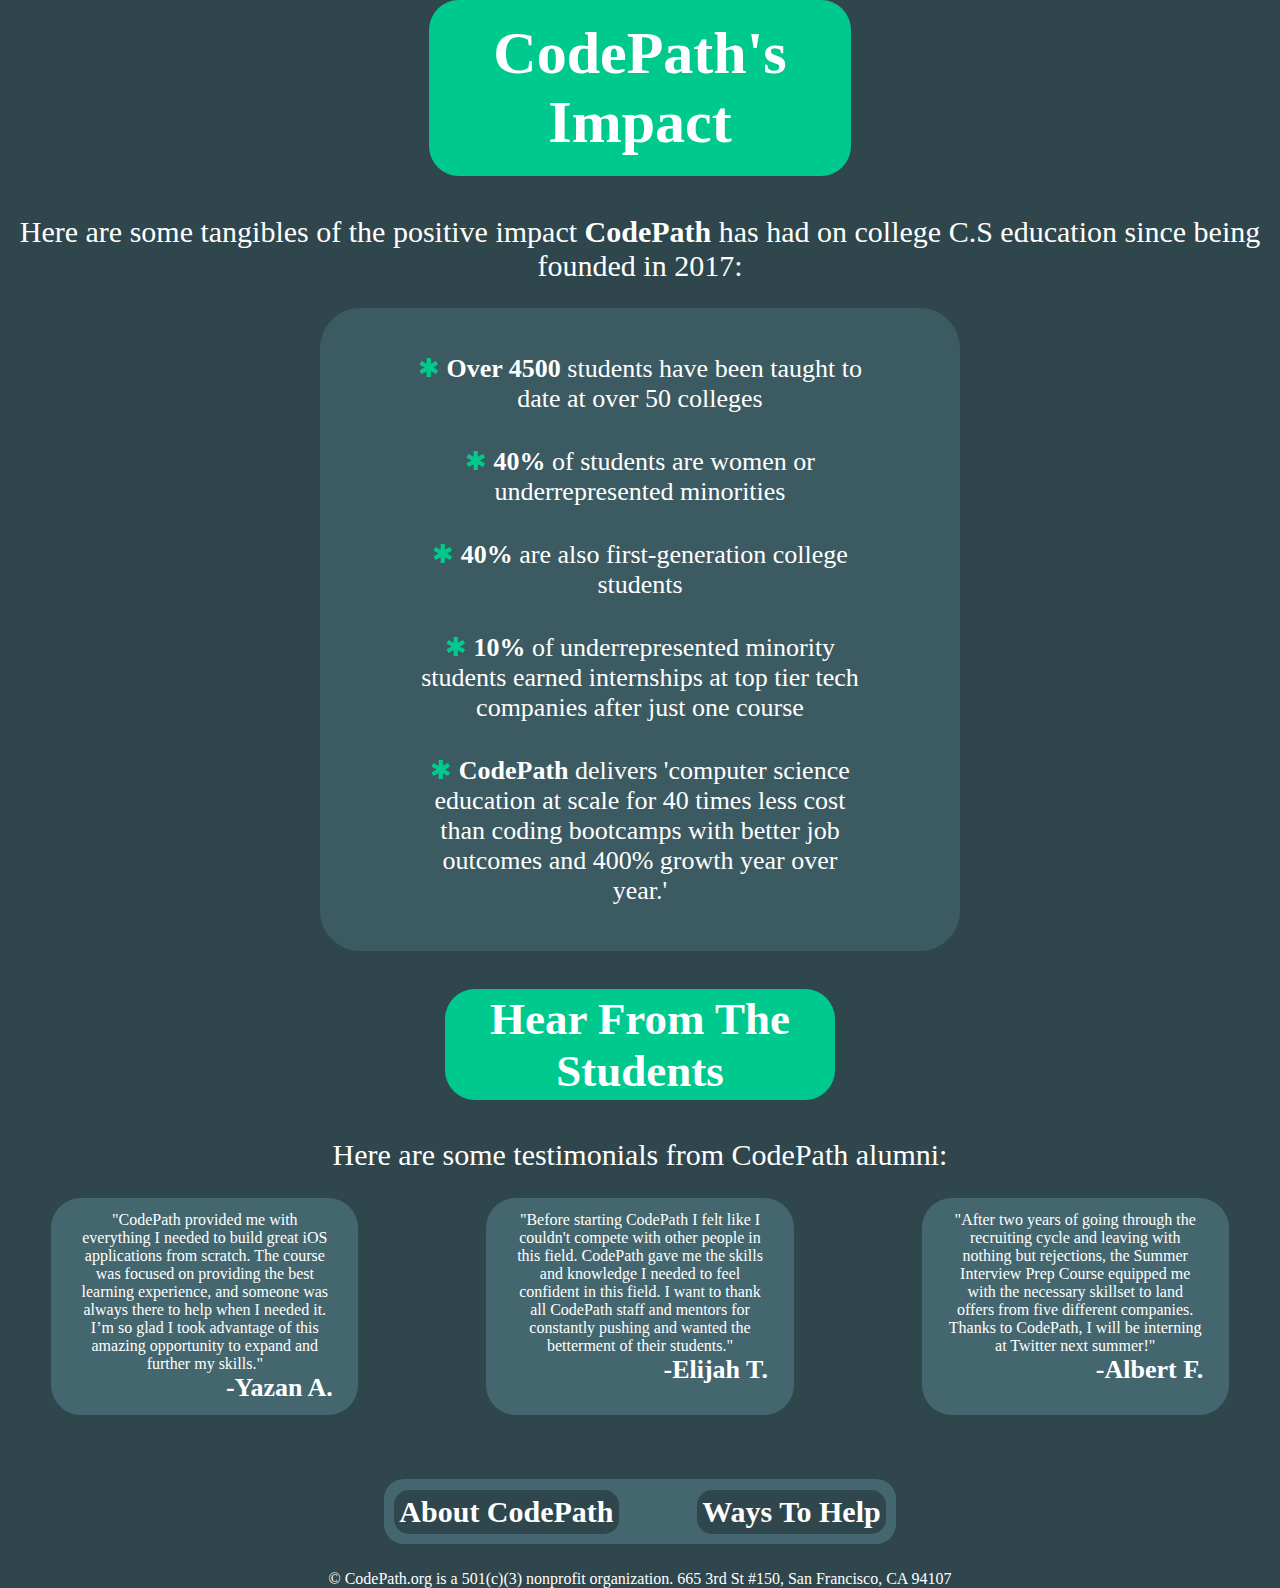
<file: impact.html>
<!DOCTYPE html>
<html>
<head>
    <title>CodePath's Impact</title>
    <link href="style.css" rel="stylesheet">
</head>
<body class="ramon_body">
<div class="top">
    <h1 class = "ramon_h1">CodePath's Impact</h1>
    <p class="ramon_p">
        Here are some tangibles of the positive impact <strong>CodePath</strong> has had on college C.S education since being founded in 2017:
    </p>
    <ul id="ul_ramon";background-color>
        <li class="ramon_li"><strong>Over 4500</strong> students have been taught to date at over 50 colleges</li>
        <li class="ramon_li"><strong>40%</strong> of students are women or underrepresented minorities</li>
        <li class="ramon_li"><strong>40%</strong> are also first-generation college students</li>
        <li class="ramon_li"><strong>10%</strong> of underrepresented minority students earned internships at top tier tech companies after just one course</li>
        <li class="ramon_li"><strong>CodePath</strong> delivers 'computer science education at scale for 40 times less cost than
            coding bootcamps with better job outcomes and 400% growth year over year.'</li>
    </ul>
</div>
<div class="bottom">
<h2 class="ramon_h2">Hear From The Students</h2>
<p class="ramon_p">
    Here are some testimonials from CodePath alumni:
</p>
<div class="testimonials">
    <div class="testimonial">
        <p class="testimonialtext">"CodePath provided me with everything I needed to build great iOS applications from scratch. The course was focused on providing the best learning experience, and someone was always there to help when I needed it. I’m so glad I took advantage of this amazing opportunity to expand and further my skills."
        </p>
        <h3 class="ramon_h3">-Yazan A.</h3>
    </div>
    <div class="testimonial">
        <p class="testimonialtext">"Before starting CodePath I felt like I couldn't compete with other people in this field. CodePath gave me the skills and knowledge I needed to feel confident in this field. I want to thank all CodePath staff and mentors for constantly pushing and wanted the betterment of their students."
        </p>
        <h3 class="ramon_h3">-Elijah T.</h3>
    </div>
    <div class="testimonial">
        <p class="testimonialtext">"After two years of going through the recruiting cycle and leaving with nothing but rejections, the Summer Interview Prep Course equipped me with the necessary skillset to land offers from five different companies. Thanks to CodePath, I will be interning at Twitter next summer!"
        </p>
        <h3 class="ramon_h3">-Albert F.</h3>
    </div>
</div>
</div>
</body>
<nav class = "ramon_nav">
    <a class="ramon_a" href="index.html">About CodePath</a>
    <a class="ramon_a" href="way_to_help.html">Ways To Help</a>
</nav>
<footer>
    © CodePath.org is a 501(c)(3) nonprofit organization. 665 3rd St #150, San Francisco, CA 94107
</footer>
</html>
</file>
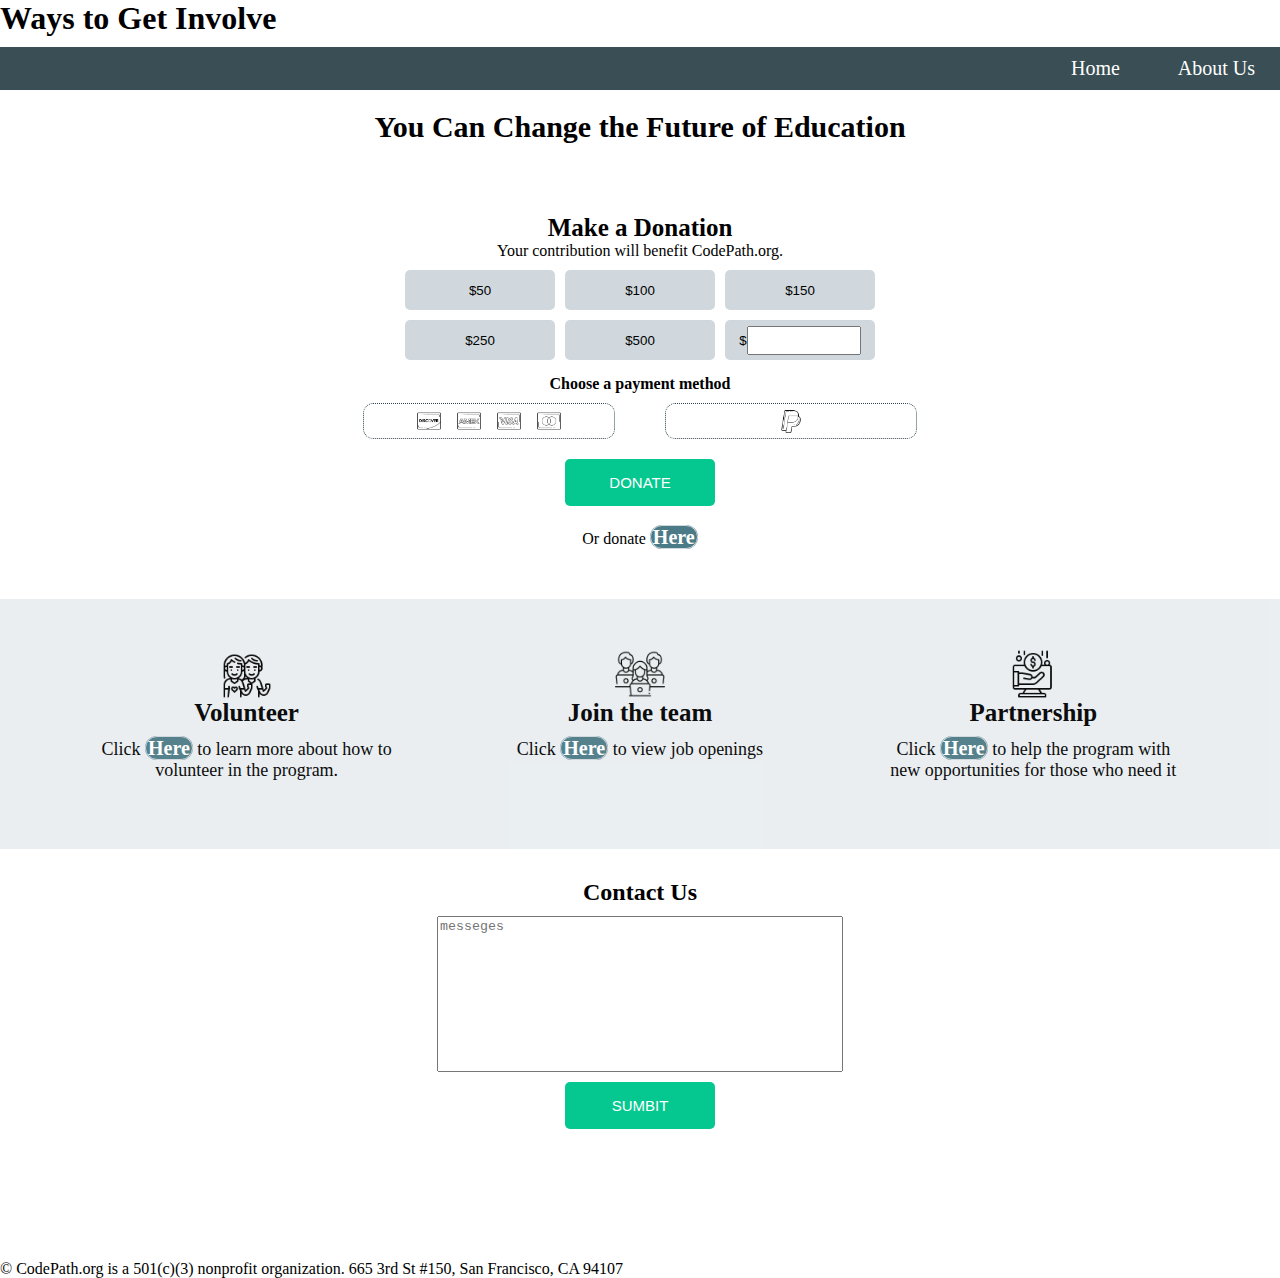
<file: way_to_help.html>
<!DOCTYPE html>
<html>
    <!-- 
        nav #314951
        pirce-button #d0d8dd
        donate/submit #04c88f
        section #e9eef1
     -->

    <head>
        <title>Ways To Help</title>
        <link href="style.css" rel="stylesheet">
    </head>
 
    <body>
        <header id="way-header">
            <h1 id="way-h1">Ways to Get Involve</h1>
            <!-- links to other page-->
            <div class="nav">
                <p class="back-btn"><a class="home-links" href="./index.html">Home</a></p>
                <p class="back-btn"><a class="home-links" href="./impact.html">About Us</a></p>
            </div>
        </header>

        <main class="way-main">
            <h2 id="way-h2">You Can Change the Future of Education</h2>
            <div class="donation">
                <div class="donation">
                    <img class="icon" src="./images/money.png" alt="money-icon">
                    <h3 class="subtitle">Make a Donation</h3>
                    <p class="desc">Your contribution will benefit CodePath.org.</p>
                </div>
                <div class="donations">
                    <button class="price-btn">$50</button>
                    <button class="price-btn">$100</button>
                    <button class="price-btn">$150</button>
                    <button class="price-btn">$250</button>
                    <button class="price-btn">$500</button>
                    <button class="price-btn">$<input type="text" style="width: 100px; padding: 5px;"></button>
                </div>
                <h4 id="way-h4">Choose a payment method</h4>
                <div class="payments">
                    <div class="payment-btn">
                        <img class="payment-img" src="./images/payment_methods/discover.png" alt="Discover">
                        <img class="payment-img" src="./images/payment_methods/american-express.png" alt="American Express">
                        <img class="payment-img" src="./images/payment_methods/visacard.png" alt="Visa">
                        <img class="payment-img" src="./images/payment_methods/mastercard.png" alt="Master">
                    </div>
                    <div class="payment-btn">
                        <img class="payment-img" src="./images/payment_methods/paypal.png" alt="Paypal">
                    </div>
                     
                </div> <!-- end of payments -->
                <button class="donate-btn">DONATE</button>
                <p class="desc">Or donate <a class="links" target="_blank" href="https://secure.actblue.com/donate/codepathorg?refcode=website">Here</a></p>
            </div> <!-- end of donation-->
            <div class="ways">
                <div class="other-way-help">
                    <div>
                        <img class="icon" src="./images/volunteer.png" alt="volunteer">
                        <h3 class="subtitle">Volunteer</h3>
                    </div>
                        <p class="way-desc">Click <a class="links" target="_blank" href="https://codepath.org/volunteer">Here</a> to learn more about how to volunteer in the program.</p>
                </div>
                <div class="other-way-help">
                    <div>
                        <img class="icon" src="./images/team.png" alt="team">
                        <h3 class="subtitle">Join the team</h3>
                    </div>
                    <p class="way-desc">Click <a class="links" target="_blank" href="https://jobs.codepath.org/">Here</a> to view job openings</p>
                </div>
                <div class="other-way-help">
                    <div>
                        <img class="icon" src="./images/sponsor-icon.png" alt="sponsor">
                        <h3 class="subtitle">Partnership</h3>
                    </div>
                    <p class="way-desc">Click <a class="links" target="_blank" href="https://codepath.org/partners">Here</a> to help the program with new opportunities for those who need it</p>
                </div> 

            </div>
            
            <h2 class="contact">Contact Us</h2>
            <textarea placeholder="messeges"></textarea>
            <button class="donate-btn">SUMBIT</button>

        </main>

        
        <footer class="footer">
            © CodePath.org is a 501(c)(3) nonprofit organization. 665 3rd St #150, San Francisco, CA 94107
        </footer>
    </body>

</html>
</file>
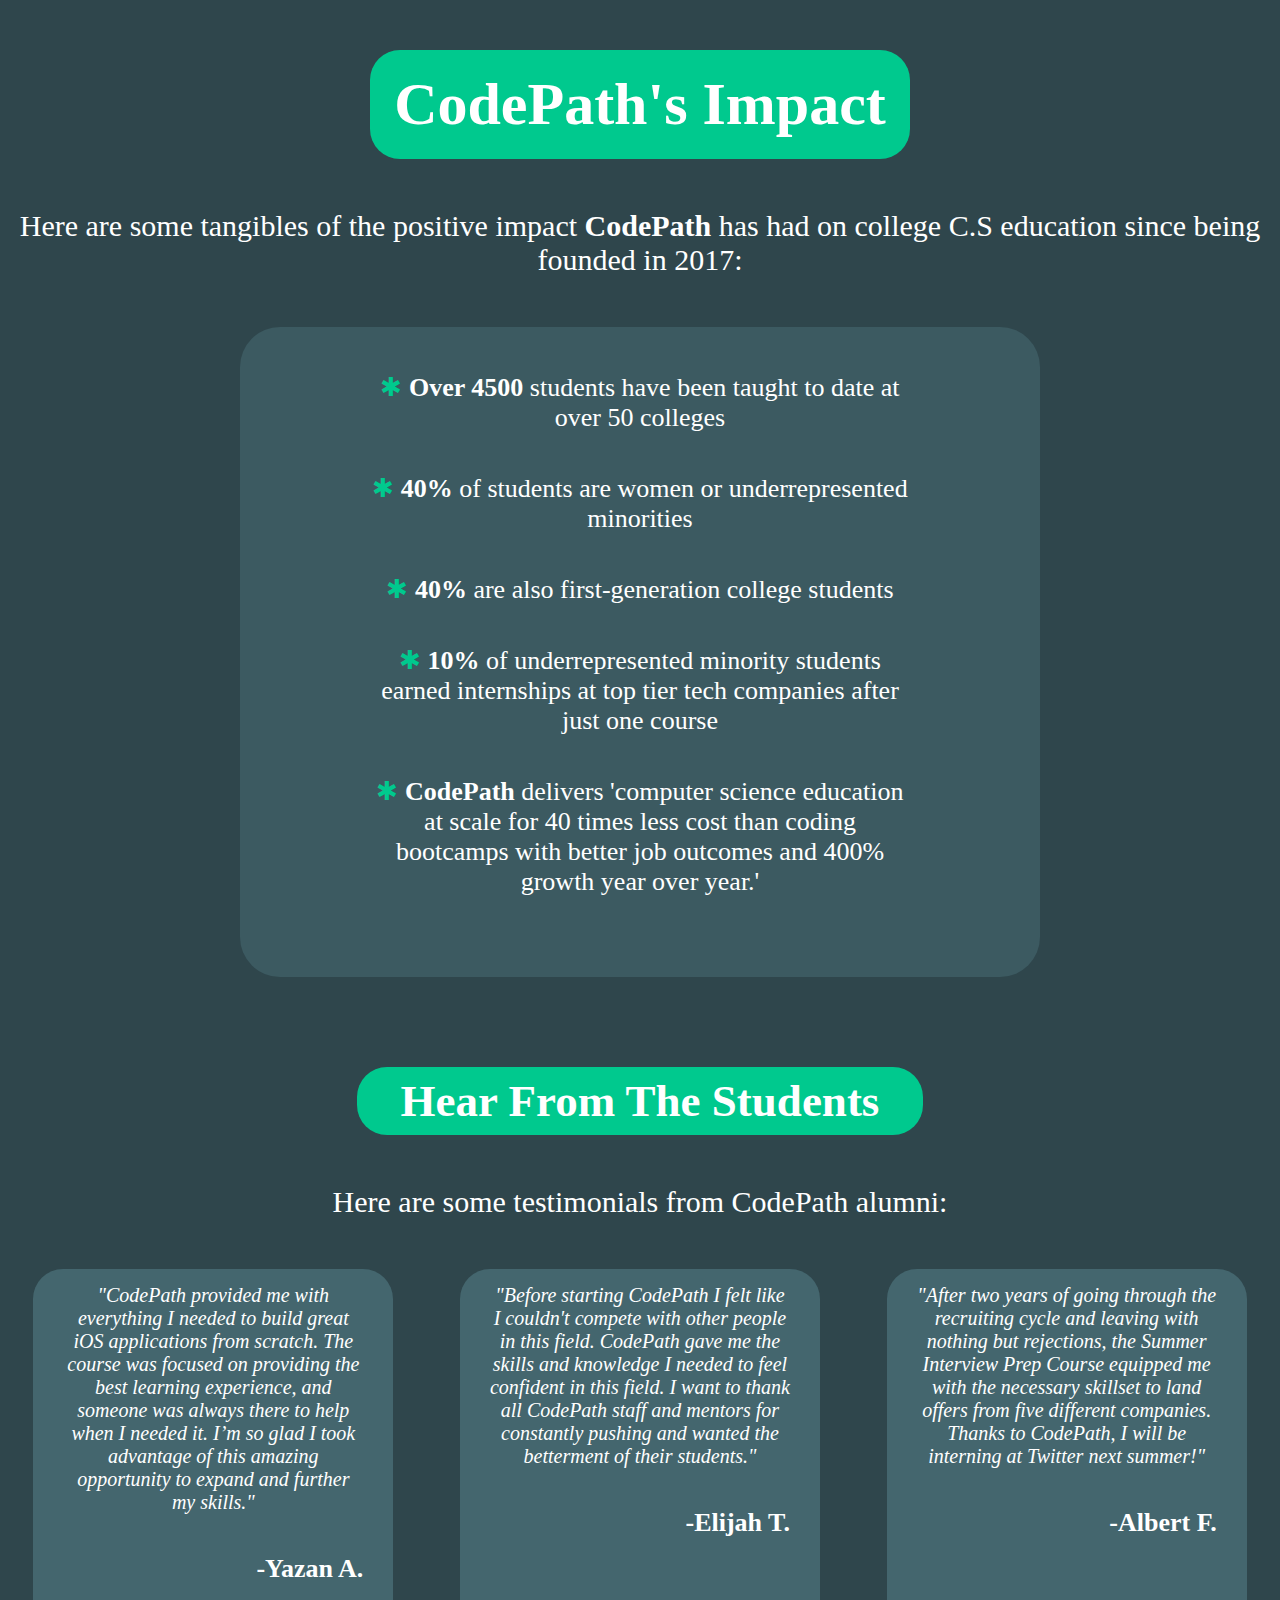
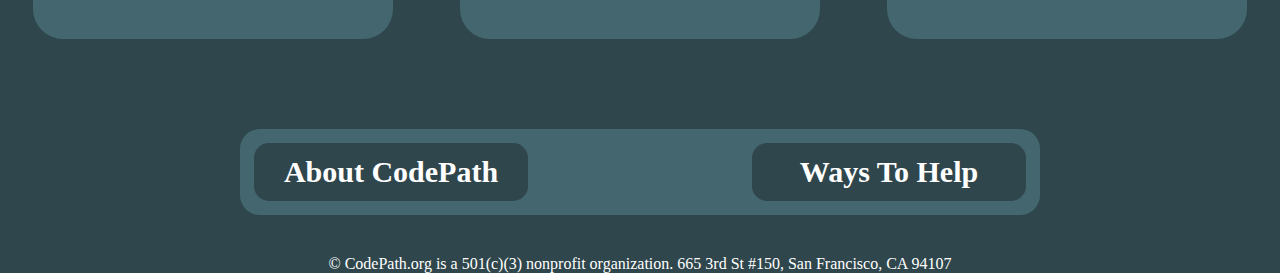
<file: html/impact.html>
<!DOCTYPE html>
<html>
<head>
    <title>CodePath's Impact</title>
    <link href="../css/style.css" rel="stylesheet">
</head>
<body class="ramon_body">
<div class="top">
    <h1 class = "ramon_h1">CodePath's Impact</h1>
    <p class="ramon_p">
        Here are some tangibles of the positive impact <strong>CodePath</strong> has had on college C.S education since being founded in 2017:
    </p>
    <ul id="ul_ramon";background-color>
        <li class="ramon_li"><strong>Over 4500</strong> students have been taught to date at over 50 colleges</li>
        <li class="ramon_li"><strong>40%</strong> of students are women or underrepresented minorities</li>
        <li class="ramon_li"><strong>40%</strong> are also first-generation college students</li>
        <li class="ramon_li"><strong>10%</strong> of underrepresented minority students earned internships at top tier tech companies after just one course</li>
        <li class="ramon_li"><strong>CodePath</strong> delivers 'computer science education at scale for 40 times less cost than
            coding bootcamps with better job outcomes and 400% growth year over year.'</li>
    </ul>
</div>
<div class="bottom">
<h2 class="ramon_h2">Hear From The Students</h2>
<p class="ramon_p">
    Here are some testimonials from CodePath alumni:
</p>
<div class="testimonials">
    <div class="testimonial">
        <p class="testimonialtext">"CodePath provided me with everything I needed to build great iOS applications from scratch. The course was focused on providing the best learning experience, and someone was always there to help when I needed it. I’m so glad I took advantage of this amazing opportunity to expand and further my skills."
        </p>
        <h3 class="ramon_h3">-Yazan A.</h3>
    </div>
    <div class="testimonial">
        <p class="testimonialtext">"Before starting CodePath I felt like I couldn't compete with other people in this field. CodePath gave me the skills and knowledge I needed to feel confident in this field. I want to thank all CodePath staff and mentors for constantly pushing and wanted the betterment of their students."
        </p>
        <h3 class="ramon_h3">-Elijah T.</h3>
    </div>
    <div class="testimonial">
        <p class="testimonialtext">"After two years of going through the recruiting cycle and leaving with nothing but rejections, the Summer Interview Prep Course equipped me with the necessary skillset to land offers from five different companies. Thanks to CodePath, I will be interning at Twitter next summer!"
        </p>
        <h3 class="ramon_h3">-Albert F.</h3>
    </div>
</div>
</div>
<nav class = "ramon_nav">
    <a class="ramon_a" href="../index.html">About CodePath</a>
    <a class="ramon_a" href="way_to_help.html">Ways To Help</a>
</nav>
</body>
<footer class = "ramon_footer">
    © CodePath.org is a 501(c)(3) nonprofit organization. 665 3rd St #150, San Francisco, CA 94107
</footer>
</html>
</file>
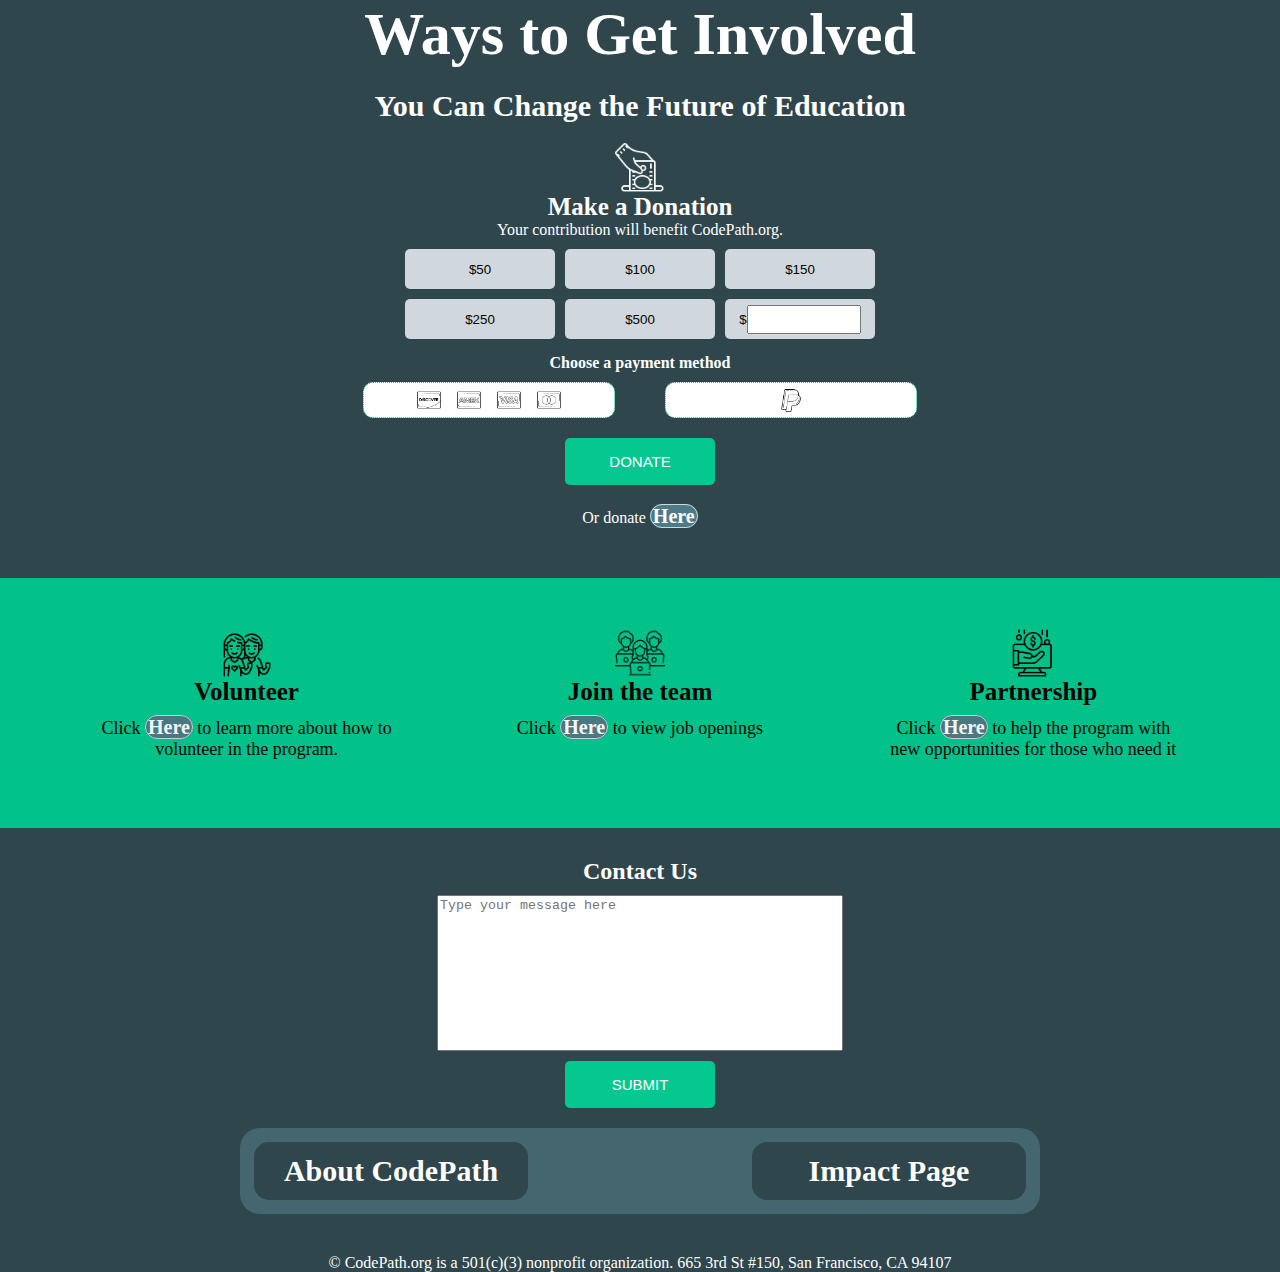
<file: html/way_to_help.html>
<!DOCTYPE html>
<html>
    <!-- 
        nav #314951
        pirce-button #d0d8dd
        donate/submit #04c88f
        section #e9eef1
     -->

    <head>
        <title>Ways To Help</title>
        <link href="../css/style.css" rel="stylesheet">
    </head>
 
    <body class="way-body">
        <header id="way-header">
            <h1 id="way-h1">Ways to Get Involved</h1>
        </header>

        <main class="way-main">
            <h2 id="way-h2">You Can Change the Future of Education</h2>
            <div class="donation">
                <div class="donation">
                    <img class="icon" src="../images/money.png" alt="money-icon">
                    <h3 class="subtitle">Make a Donation</h3>
                    <p class="desc">Your contribution will benefit CodePath.org.</p>
                </div>
                <div class="donations">
                    <button class="price-btn">$50</button>
                    <button class="price-btn">$100</button>
                    <button class="price-btn">$150</button>
                    <button class="price-btn">$250</button>
                    <button class="price-btn">$500</button>
                    <button class="price-btn">$<input type="text" style="width: 100px; padding: 5px;"></button>
                </div>
                <h4 id="way-h4">Choose a payment method</h4>
                <div class="payments">
                    <div class="payment-btn">
                        <img class="payment-img" src="../images/payment_methods/discover.png" alt="Discover">
                        <img class="payment-img" src="../images/payment_methods/american-express.png" alt="American Express">
                        <img class="payment-img" src="../images/payment_methods/visacard.png" alt="Visa">
                        <img class="payment-img" src="../images/payment_methods/mastercard.png" alt="Master">
                    </div>
                    <div class="payment-btn">
                        <img class="payment-img" src="../images/payment_methods/paypal.png" alt="Paypal">
                    </div>
                     
                </div> <!-- end of payments -->
                <button class="donate-btn">DONATE</button>
                <p class="desc">Or donate <a class="links" target="_blank" href="https://secure.actblue.com/donate/codepathorg?refcode=website">Here</a></p>
            </div> <!-- end of donation-->
            <div class="ways">
                <div class="other-way-help">
                    <div>
                        <img class="icon" src="../images/volunteer.png" alt="volunteer">
                        <h3 class="subtitle">Volunteer</h3>
                    </div>
                        <p class="way-desc">Click <a class="links" target="_blank" href="https://codepath.org/volunteer">Here</a> to learn more about how to volunteer in the program.</p>
                </div>
                <div class="other-way-help">
                    <div>
                        <img class="icon" src="../images/team.png" alt="team">
                        <h3 class="subtitle">Join the team</h3>
                    </div>
                    <p class="way-desc">Click <a class="links" target="_blank" href="https://jobs.codepath.org/">Here</a> to view job openings</p>
                </div>
                <div class="other-way-help">
                    <div>
                        <img class="icon" src="../images/sponsor-icon.png" alt="sponsor">
                        <h3 class="subtitle">Partnership</h3>
                    </div>
                    <p class="way-desc">Click <a class="links" target="_blank" href="https://codepath.org/partners">Here</a> to help the program with new opportunities for those who need it</p>
                </div> 

            </div>
            
            <h2 class="contact">Contact Us</h2>
            <textarea placeholder="Type your message here"></textarea>
            <button class="donate-btn">SUBMIT</button>
            <nav class = "ramon_nav">
                <a class="ramon_a" href="../index.html">About CodePath</a>
                <a class="ramon_a" href="impact.html">Impact Page</a>
            </nav>
            <footer class="footer">
                © CodePath.org is a 501(c)(3) nonprofit organization. 665 3rd St #150, San Francisco, CA 94107
            </footer>
        </main>

        
    </body>

</html>
</file>
<file: style.css>
.columns{
        display: flex;
        justify-content: center;
        gap:5px
}


.column{
       width: 350px;
       margin: 10px 30px;
       font-size: 20px;
       background-color:#00c98e;
       border-radius: 20px; 
}

#mybody{
     width: auto;
     height: auto;
     margin: 0;
     text-align: center;
     background:#ffff;

}

.subcol{
     text-align: center;
     margin:auto;
}



main{

     background-color: #2f464c;
     height: 1150px;
}

#image{
      max-width: 100%;

}

#myh2{
 text-align: center;
 font-size: 40px;
}

#myh4{
 
 font-size: 40px;
}

#myh1{
 font-size: 40px;
 padding-top:50px;
}

.myp{
 
 font-size: 25px;
 margin: 5%;
 background-color: #00c98e;
 border-radius: 20px;
padding:2%;


}



#peng_footer{

text-align: center;
margin: 50px;


}

main{

color:white;

}
*{
    margin: 0;
}
#way-header{
    text-align: left;
}
#way-h1{
    margin-bottom: 0px;
}
#way-h2{
    font-size: 30px;
    text-align: center;
    margin: 20px auto;
}
#way-h4{
    text-align:left;
    margin: 0 auto;
}
.subtitle{
    text-align: center; 
    margin-top: 0;
    margin-bottom: 0;
    font-size: 25px;
}
.icon{
    width: 50px; 
    height: 50px; 
    display: block; 
    margin: 0 auto;
}
.donation{
    display:flex; 
    flex-direction: column;
}
.donations{
    display: grid;
    grid-template: 40px 40px/ 150px 150px 150px;
    gap: 10px;
    margin: 10px auto;
    margin-bottom: 15px;
}
.donate-btn{
    margin-top: 0;
    margin-bottom: 20px;
    width: 150px;
    padding: 15px;
    display: block;
    margin-left: auto;
    margin-right: auto;
    border: none;
    border-radius: 5px;
    background-color: #04c88f ;
    color: white;
    font-size: 15px;
}
.donate-btn:hover{
    background-color: #2f464c;
}
.desc{
    margin-top: auto;
    text-align: center;
}
.back-btn{
    width: 100px; 
    margin-right: 15px;
    text-align: right; 
    padding: 10px;
    font-size: 20px;
}

            /* #354b51 
            #314951
            #153945
            #314951
            */
.nav{ 
    background-color: #2f464c;
    opacity: 0.95;
    display:flex; 
    justify-content: right;
    margin-top: 10px;
}
textarea{
    display: block;
    resize: none;
    margin:10px auto;
    width: 400px;
    height: 150px;
}
.contact{
    margin-top: 0px;
    margin-bottom: 0;
    text-align: center;
}
            /* #b0b2b6 */
.ways{
    color:black;
    background-color: #e9eef1;
    opacity: 0.95;
    margin: 50px auto;
    padding: 50px;
    display: flex;
    justify-content: center;
    margin-bottom: 30px;
}
.other-way-help{
    display: relative;
    width: 600px;
    height: 150px;
}
.way-desc{
    font-size: 18px;
    margin:10px auto;
    text-align: center;
    width: 300px;
}
            /* #e9eef1 */
.price-btn{
    background-color: #d0d8dd;
    border-radius: 5px;
    border: none;
}
.price-btn:hover{
    cursor: pointer;
}
.price-btn:focus {     
    background-color:#04c88f;    
}

.payments{
    margin: 10px auto;
    display: flex;
    gap: 50px;
    margin-top: 0;
}
.payment-btn{
    display: flex;
    justify-content: center;
    gap: 10px;
    border: none;
    margin: 20px auto;
    padding: 2px 50px;
    margin-bottom: 10px;
    width: 150px;
    border-radius: 10px;
    background-color:white;
    border: dotted #2f464c 1px;
    margin-top: 10px;
}
            /* #ffc43b 
                #0059d2
                #038cff
            */
.payment-btn:hover{
    cursor: pointer;
 }
 .payment-img{
    width: 30px;
    height: 30px;
}            
.footer{
    margin-top: 0px;
}
.home-links, .links{
    text-decoration: none;
}
.home-links:link, .home-links:visited {
    color: white;
}
.home-links:hover {
    color: #00c98e;
}
.links:link, .links:visited{
    background-color: #4b7b86;
    border: #d0d8dd 1px solid;
    padding: 0 2px;
    border-radius: 15px ;
    font-size: 20px;
    font-weight: bolder;
    color: white;
}
.way-main{
    background-color: white;
    color: black;
}
.ramon_body{
    background-color:#2f464c;
    color:white;
    text-align: center;
}

.ramon_a{
    margin:2%;
    font-weight:bold;
    font-size:30px;
    text-decoration:none;color:white;
    padding:1%;background-color:#2f464c;
    border-radius: 15px;
}
        
.ramon_a:visited{
    color: white;
}
.ramon_a:hover{
    color:#00c98e
}
        
.ramon_nav{
    border-radius:20px;
    font-size: 20px;display:flex;
    background-color:#44666e;
    justify-content:space-between;
    max-width: 40%;margin:auto;
    margin-bottom:2%
}
        
#ul_ramon{
    max-width:50%;
    margin-left:25%;
    list-style-position: inside;
    background-color:#3c5a61;
    border-radius: 40px;
    padding:1% 0%
}
.ramon_li{
    margin: 5% 0%;
    font-size:26px;
    max-width:70%;
    margin-left:15%;
    list-style: none;
}
.ramon_li::before {
    content: "✱ "; 
    color: #00c98e
}
        
.top{
    padding-bottom:3%;
}
        
.bottom{
    margin-bottom:5%;
}
        
.testimonial{
    padding:1% 2%;
    text-align: center;
    min-width: 20%;
    margin:0% 5%;
    background-color: #44666e;
    border-radius: 30px;
}
        
.testimonials{
    display:flex;
    justify-content: center;
}
.ramon_h1{
        padding:1.5%;
        border-radius:30px;
        font-size:60px;
        background-color:#00c98e;
        color:white;max-width: 30%;
        margin:auto;margin-bottom:3%
}
 .ramon_h2{
         padding:0.25%;
         border-radius:30px;
         font-size:45px;
         background-color:#00c98e;
         color:white;max-width: 30%;
         margin:auto;margin-bottom:3%
}
 .ramon_h3{
         font-size:26px;
         text-align:right
}
.ramon_p{
        font-size:30px;
        margin-bottom:2%
}
</file>
<file: css/style.css>
*{
    margin: 0;
}
.columns{
        display: flex;
        justify-content: center;
        gap:5px;
        margin-bottom:30px;
}


.column{
       width: 350px;
       margin: 10px 30px;
       font-size: 20px;
       background-color:#44666e;
       border-radius: 20px; 
       padding: 10px;
}

#mybody{
     width: auto;
     height: auto;
     margin: 0;
     text-align: center;
     background:#ffff;

}

.subcol{
     text-align: center;
     margin:auto;
}



main{
     background-color: #2f464c;
     color:white;
}

#image{
      max-width: 100%;

}

#myh2{
 text-align: center;
 font-size: 40px;
}

#myh4{
 
 font-size: 40px;
}

#myh1{
 font-size: 40px;
 padding-top:50px;
}

.myp{
 font-size: 25px;
 margin: 5%;
 background-color: #44666e;
 border-radius: 20px;
 padding:2%;
}



#peng_footer{

    text-align: center;
    margin: 10px;


}

#way-header{
    color: whi;
    font-size: 30px;
    text-align: center;
    background-color: #2f464c;
}
#way-h1{
    color: white;
    margin-bottom: 0px;
}
#way-h2{
    font-size: 30px;
    text-align: center;
    margin: 20px auto;
    margin-top: 0;
    padding-top: 20px;
}
#way-h4{
    text-align:left;
    margin: 0 auto;
}
.subtitle{
    text-align: center; 
    margin-top: 0;
    margin-bottom: 0;
    font-size: 25px;
}
.icon{
    width: 50px; 
    height: 50px; 
    display: block; 
    margin: 0 auto;
}
.donation{
    display:flex; 
    flex-direction: column;
}
.donations{
    display: grid;
    grid-template: 40px 40px/ 150px 150px 150px;
    gap: 10px;
    margin: 10px auto;
    margin-bottom: 15px;
}
.donate-btn{
    margin-top: 0;
    margin-bottom: 20px;
    width: 150px;
    padding: 15px;
    display: block;
    margin-left: auto;
    margin-right: auto;
    border: none;
    border-radius: 5px;
    background-color: #04c88f ;
    color: white;
    font-size: 15px;
}
.donate-btn:hover{
    background-color: #2f464c;
}
.desc{
    margin-top: auto;
    text-align: center;
}
.back-btn{
    width: 100px; 
    margin-right: 15px;
    text-align: right; 
    padding: 10px;
    font-size: 20px;
}

            /* #354b51 
            #314951
            #153945
            #314951
            */
textarea{
    display: block;
    resize: none;
    margin:10px auto;
    width: 400px;
    height: 150px;
}
.contact{
    margin-top: 0px;
    margin-bottom: 0;
    text-align: center;
}
            /* #b0b2b6 */
.ways{
    color:black;
    background-color: #00c98e;
    opacity: 0.95;
    margin: 50px auto;
    padding: 50px;
    display: flex;
    justify-content: center;
    margin-bottom: 30px;
}
.other-way-help{
    display: relative;
    width: 600px;
    height: 150px;
}
.way-desc{
    font-size: 18px;
    margin:10px auto;
    text-align: center;
    width: 300px;
}
            /* #e9eef1 */
.price-btn{
    background-color: #d0d8dd;
    border-radius: 5px;
    border: none;
}
.price-btn:hover{
    cursor: pointer;
}
.price-btn:focus {     
    background-color:#04c88f;    
}

.payments{
    margin: 10px auto;
    display: flex;
    gap: 50px;
    margin-top: 0;
}
.payment-btn{
    display: flex;
    justify-content: center;
    gap: 10px;
    border: none;
    margin: 20px auto;
    padding: 2px 50px;
    margin-bottom: 10px;
    width: 150px;
    border-radius: 10px;
    background-color:white;
    border: dotted #00c98e 1px;
    margin-top: 10px;
}
            /* #ffc43b 
                #0059d2
                #038cff
            */
.payment-btn:hover{
    cursor: pointer;
 }
 .payment-img{
    width: 30px;
    height: 30px;
}          
.footer{
    margin-top: 0px;
    text-align: center;
}
.home-links, .links{
    text-decoration: none;
}
.home-links:link, .home-links:visited {
    color: white;
}
.home-links:hover {
    color: #00c98e;
}
.links:link, .links:visited{
    background-color: #4b7b86;
    border: #d0d8dd 1px solid;
    padding: 0 2px;
    border-radius: 15px ;
    font-size: 20px;
    font-weight: bolder;
    color: white;
}
.way-main{
    background-color: #2f464c ;
    color: white;
    text-align: center;
}
.ramon_body{
    background-color:#2f464c;
    color:white;
    text-align: center;
}

.ramon_a{
    margin:14px;
    font-weight:bold;
    font-size:30px;
    text-decoration:none;color:white;
    padding:12px;background-color:#2f464c;
    border-radius: 15px;
    width: 250px;
}
        
.ramon_a:visited{
    color: white;
}
.ramon_a:hover{
    color:#00c98e
}

.ramon_nav {
    border-radius: 20px;
    font-size: 20px;
    display: flex;
    background-color: #44666e;
    justify-content: space-between;
    width:800px;
    margin: auto;
    margin-bottom: 40px;
}
.ramon_nav_index {
    border-radius: 20px;
    font-size: 20px;
    display: flex;
    background-color: #44666e;
    justify-content: space-between;
    width:720px;
    margin: auto;
    margin-bottom: 40px;
}
        
#ul_ramon{
    width: 800px;
    height:620px;
    margin:auto;
    list-style-position: inside;
    background-color:#3c5a61;
    border-radius: 40px;
    padding:15px 0px;
}
.ramon_li {

    font-size: 26px;
    width: 550px;
    margin: auto;
    margin-bottom: 40px;
    margin-top: 30px;
    list-style: none;
}
.ramon_li::before {
    content: "✱ "; 
    color: #00c98e
}
        
.top{
    padding-bottom:90px;
}
        
.bottom{
    margin-bottom:90px;
}

.testimonial {
    padding: 15px 30px;
    text-align: center;
    width: 300px;
    height: 340px;
    margin: auto;
    background-color: #44666e;
    border-radius: 30px;
}
.testimonialtext {
    font-size: 20px;
    font-style: italic;
    margin-bottom: 40px;
}
.testimonials{
    display:flex;
    justify-content: center;
}
.ramon_h1 {
    padding: 20px;
    border-radius: 30px;
    font-size: 60px;
    background-color: #00c98e;
    color: white;
    width:500px;
    margin: auto;
    margin-bottom: 50px;
    margin-top:50px;
}
.ramon_h2 {
    padding: 8px;
    border-radius: 30px;
    font-size: 45px;
    background-color: #00c98e;
    color: white;
    width:550px;
    margin: auto;
    margin-bottom: 50px;
}
.ramon_h3{
         font-size:26px;
         text-align:right
}
.ramon_p{
        font-size:30px;
        margin-bottom:50px;
}
.ramon_footer{
        margin-top:6px;
        text-align: center;
}
</file>
